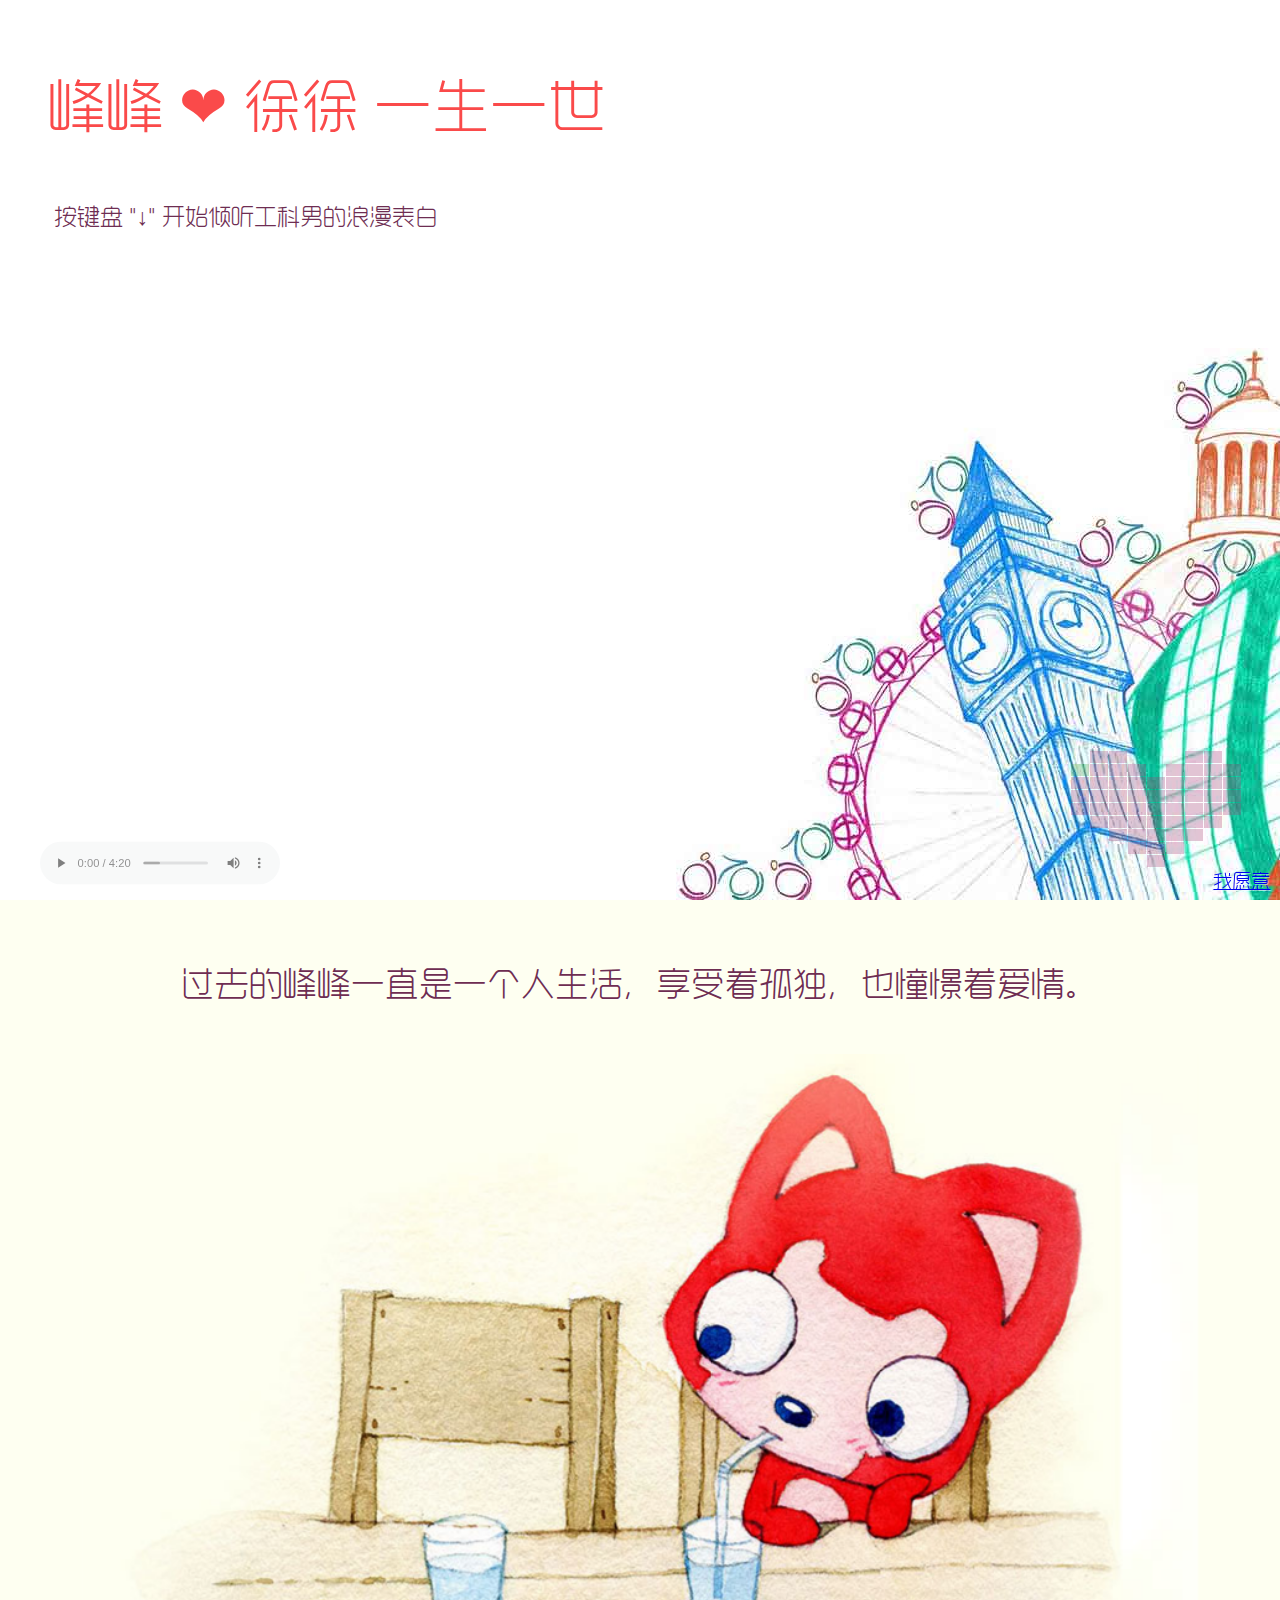
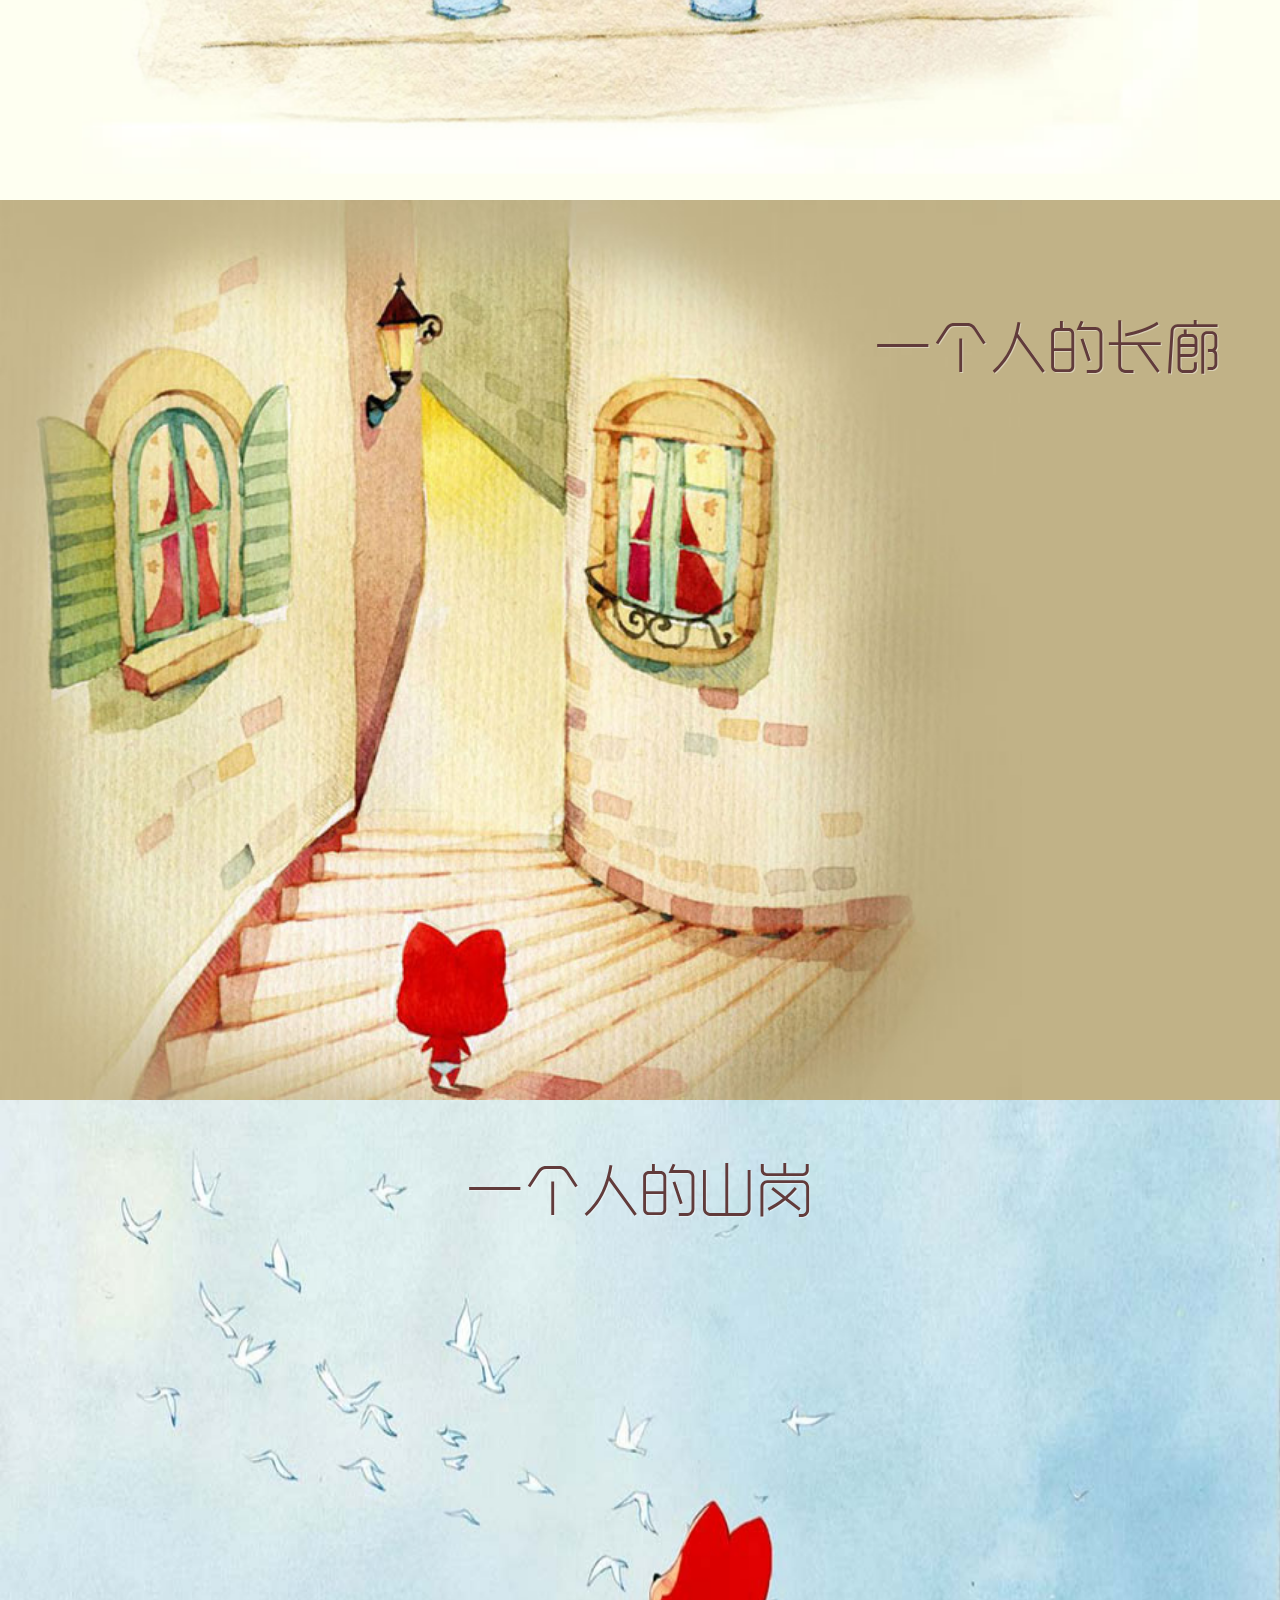
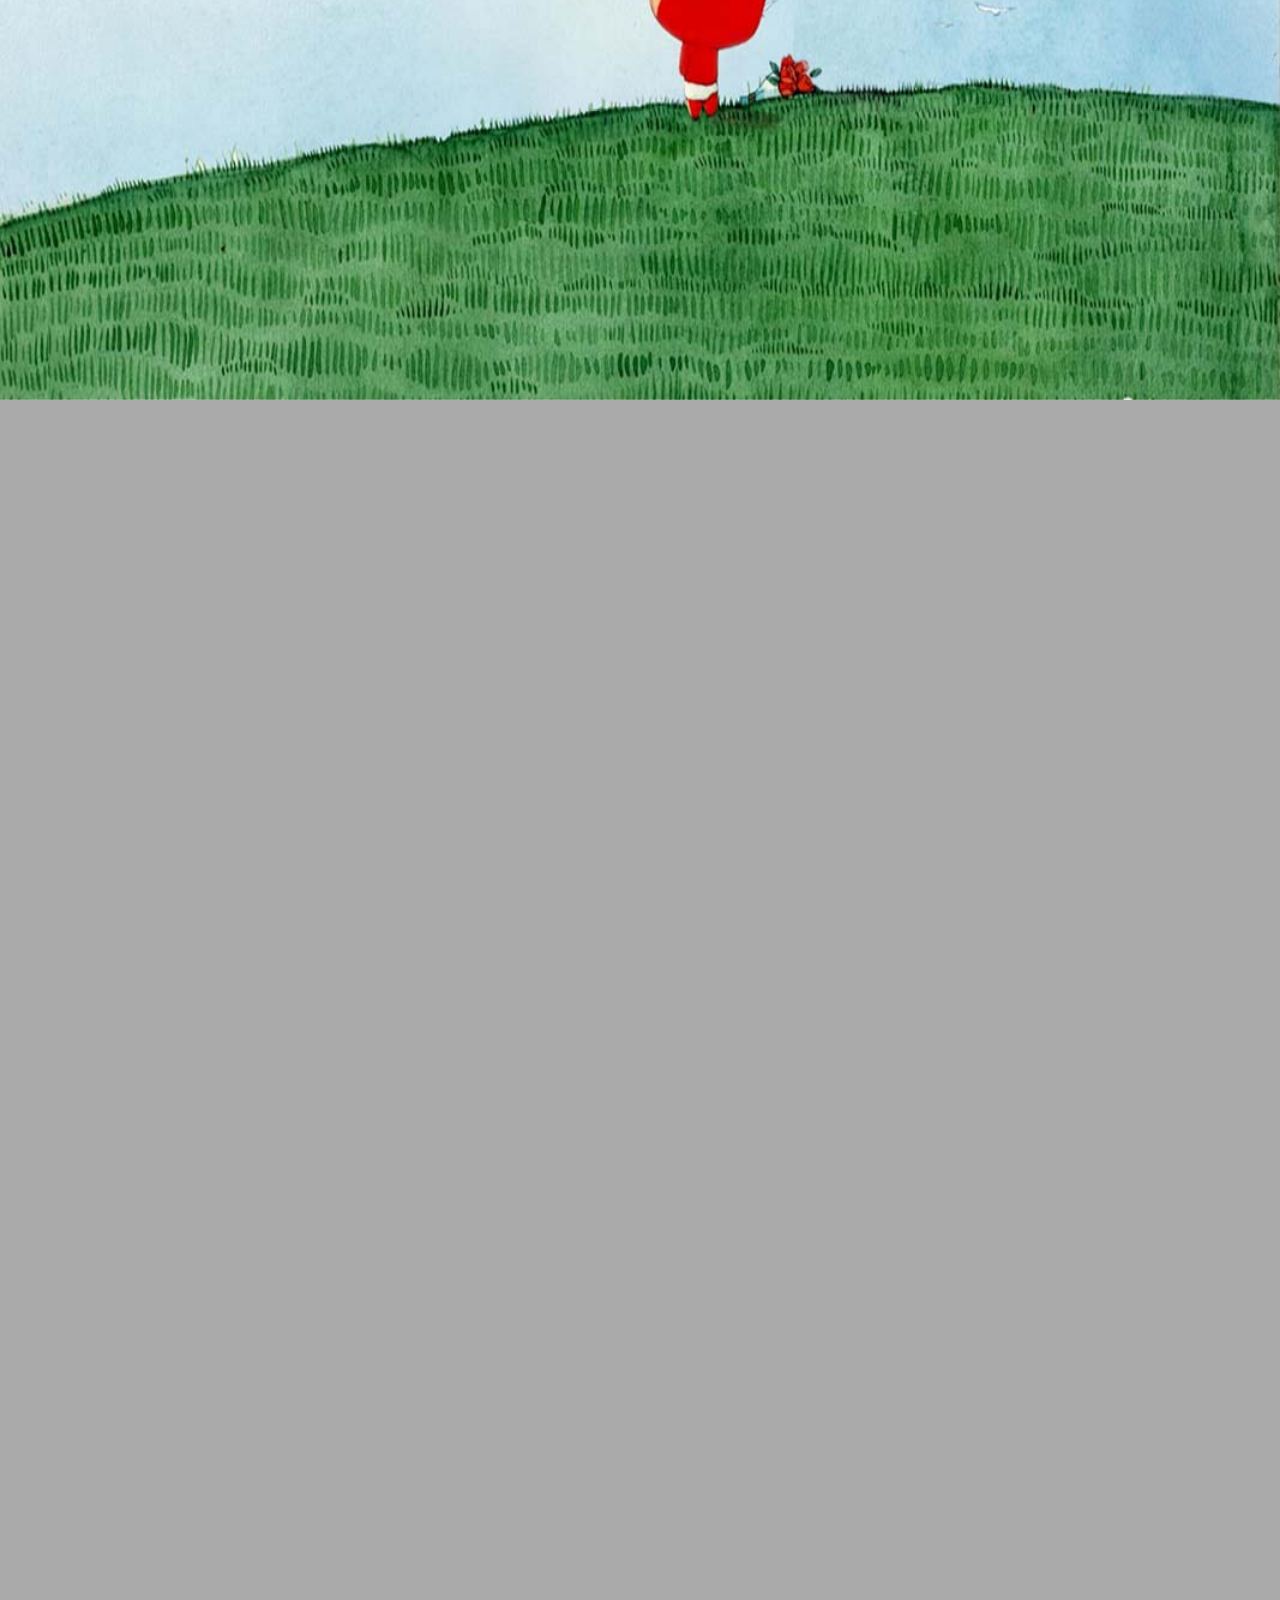
<file: index.htm>
<html>
<!DOCTYPE HTML>
<!--[if IE 6]>
<html id="ie6" class="ie ie6 lt-ie9">
<![endif]-->
<!--[if IE 7]>
<html id="ie7" class="ie ie7 lt-ie9">
<![endif]-->
<!--[if IE 8]>
<html id="ie8" class="ie ie8 lt-ie9">
<![endif]-->
<!--[if gte IE 9]>
<html class="ie ie9">
<![endif]-->
<!--[if !(IE)]><!-->
<html>
<!--<![endif]-->

<head>
	<meta http-equiv='Pragma' content='no-cache' />
	<meta charset="UTF-8">
	<meta name="viewport" content="width=device-width, minimum-scale=1.0, maximum-scale=1.0, user-scalable=no">
	<meta name="author" content="fengfeng">
	<meta name="description" content="这是峰峰为徐徐表白制作的表白网站">
	<title>FF LOVE XX FOREVER</title>
	<link rel="stylesheet" href="all.min.css">
</head>

<body>
	<div class="flowtime">
		<div class="ft-section section-1" data-id="section-1">
			<div id="/section-1/page-1" class="ft-page page-1" data-id="page-1">
				<p class="text1"><span id="text-75" contenteditable="true">峰峰</span> ❤ <span id="text-76"
						contenteditable="true">徐徐</span> <span id="text-77" contenteditable="true">一生一世</span></p>
				<p class="text2">按键盘 "↓" <span id="text-78" contenteditable="true">开始倾听工科男的浪漫表白</span></p>
			</div>
			<div id="/section-1/page-2" class="ft-page page-2" data-id="page-2">
				<p class="top-text" id="text-1" contenteditable="true">过去的峰峰一直是一个人生活，享受着孤独，也憧憬着爱情。</p>
				<img src="img/iali63.jpg" tppabs="img/iali63.jpg" alt="过去的峰峰一直是一个人生活，享受着孤独，也憧憬着爱情。" />
			</div>
			<div id="/section-1/page-3" class="ft-page page-3 left-img" data-id="page-3">
				<h2 class="text" id="text-2" contenteditable="true">一个人的长廊</h2>
				<img src="img/iali35.jpg" tppabs="img/iali35.jpg" alt="一个人的长廊" />
			</div>
			<div id="/section-1/page-4" class="ft-page page-4 full-img" data-id="page-4">
				<h2 class="center-text" id="text-3" contenteditable="true">一个人的山岗</h2>
				<img src="img/iali6.jpg" tppabs="img/iali6.jpg" alt="一个人的山岗" />
			</div>
		</div>
		<div class="ft-section section-2" data-id="section-2">
			<div id="/section-2/page-1" class="ft-page page-5 full-img" data-id="page-1">
				<h2 class="center-text" id="text-4" contenteditable="true">一个人的地铁</h2>
				<img src="img/iali19.jpg" tppabs="img/iali19.jpg" alt="一个人的地铁" />
			</div>
			<div id="/section-2/page-2" class="ft-page page-6" data-id="page-2">
				<h2 class="center-text" id="text-5" contenteditable="true">一个人的游乐场</h2>
				<img src="img/iali29.jpg" tppabs="img/iali29.jpg" alt="一个人的游乐场" />
			</div>
			<div id="/section-2/page-3" class="ft-page page-7" data-id="page-3">
				<h3 id="text-6" contenteditable="true">但他依然乐观，微笑着，等待着</h3>
				<img src="img/iali60.jpg" tppabs="img/iali60.jpg" alt="但他依然乐观，微笑着，等待着" />
			</div>
			<div id="/section-2/page-4" class="ft-page page-8 full-img" data-id="page-4">
				<h3 id="text-7" contenteditable="true">生活难免有风风雨雨</h3>
				<img src="img/iali51.jpg" tppabs="img/iali51.jpg" alt="生活难免有风风雨雨" />
			</div>
			<div id="/section-2/page-5" class="ft-page page-9" data-id="page-5">
				<h3 id="text-8" contenteditable="true">他总是能够轻松的应对</h3>
				<img src="img/iali5.jpg" tppabs="img/iali5.jpg" />
			</div>
			<div id="/section-2/page-6" class="ft-page page-10" data-id="page-6">
				<h3 id="text-9" contenteditable="true">并且面带阳光、自信的笑容</h3>
				<img src="img/iali22.jpg" tppabs="img/iali22.jpg" />
			</div>
		</div>
		<div class="ft-section section-3" data-id="section-3">
			<div id="/section-3/page-1" class="ft-page page-11 full-img" data-id="page-1">
				<h3 id="text-10" contenteditable="true">生活也不会总是一帆风顺</h3>
				<img src="img/iali24.jpg" tppabs="img/iali24.jpg" />
			</div>
			<div id="/section-3/page-2" class="ft-page page-12" data-id="page-2">
				<h3><span id="text-11" contenteditable="true">但他每次都能勇敢的面对</span><br /><span id="text-12"
						contenteditable="true">随时准备接受生活的挑战</span></h3>
				<img src="img/iali25.jpg" tppabs="img/iali25.jpg" />
			</div>
			<div id="/section-3/page-3" class="ft-page page-13" data-id="page-3">
				<img src="img/iali64.jpg" tppabs="img/iali64.jpg" alt='可是峰峰的爱情又在哪里呢？' />
				<h3 id="text-13" contenteditable="true">可是峰峰的爱情又在哪里呢？</h3>
			</div>
			<div id="/section-3/page-4" class="ft-page page-14 left-img" data-id="page-4">
				<h3 id="text-14" contenteditable="true">在镜子里面吗？他不敢相信</h3>
				<img src="img/iali46.jpg" tppabs="img/iali46.jpg" />
			</div>
			<div id="/section-3/page-5" class="ft-page page-15 left-img" data-id="page-5">
				<h3><span id="text-15" contenteditable="true">他去问大树，我的爱情在哪里？</span><br /><span id="text-16"
						contenteditable="true">大树告诉他，也许就在不远的地方</span></h3>
				<img src="img/iali45.jpg" tppabs="img/iali45.jpg" />
			</div>
			<div id="/section-3/page-6" class="ft-page page-16 left-img" data-id="page-6">
				<h3><span id="text-17" contenteditable="true">于是，峰峰一个人继续向前走</span><br /><span id="text-18"
						contenteditable="true">走在茫茫的雪地上</span></h3>
				<img src="img/iali66.jpg" tppabs="img/iali66.jpg" />
			</div>
			<div id="/section-3/page-7" class="ft-page page-17 top-text" data-id="page-7">
				<h3 id="text-19" contenteditable="true">直到有一天峰峰与徐徐相遇了</h3>
				<img src="img/iali16.jpg" tppabs="img/iali16.jpg" />
			</div>
		</div>
		<div class="ft-section section-4" data-id="section-4">
			<div id="/section-4/page-1" class="ft-page page-18 full-img" data-id="page-1">
				<p class="text" id="text-20" contenteditable="true">峰峰喜欢徐徐，非常非常的喜欢，因为徐徐的出现，峰峰脸上有了更加灿烂的笑容</p>
				<img src="img/iali11.jpg" tppabs="img/iali11.jpg" />
			</div>
			<div id="/section-4/page-2" class="ft-page page-19" data-id="page-2">
				<h3 id="text-21" contenteditable="true">可是徐徐会喜欢峰峰吗？</h3>
				<img src="img/iali75.jpg" tppabs="img/iali75.jpg" />
			</div>
			<div id="/section-4/page-3" class="ft-page page-20" data-id="page-3">
				<img src="img/iali59.png" tppabs="img/iali59.png" />
				<h3 id="text-22" contenteditable="true">峰峰想。。。</h3>
				<img src="img/iali9.jpg" tppabs="img/iali9.jpg" />
			</div>
			<div id="/section-4/page-4" class="ft-page page-21" data-id="page-4">
				<h3 id="text-23" contenteditable="true">峰峰想和徐徐在一起</h3>
				<img src="img/iali59.png" tppabs="img/iali59.png" />
			</div>
			<div id="/section-4/page-5" class="ft-page page-22 left-img" data-id="page-5">
				<h3 id="text-24" contenteditable="true">然后峰峰会经常去找徐徐</h3>
				<img src="img/iali4.jpg" tppabs="img/iali4.jpg" />
			</div>
			<div id="/section-4/page-6" class="ft-page page-23 left-img" data-id="page-6">
				<h3 id="text-25" contenteditable="true">然后两个人一起出去玩</h3>
				<img src="img/iali44.jpg" tppabs="img/iali44.jpg" />
			</div>
			<div id="/section-4/page-7" class="ft-page page-29" data-id="page-5">
				<h3 id="text-32" contenteditable="true">一起吃好吃的</h3>
				<img src="img/iali12.jpg" tppabs="img/iali12.jpg" />
			</div>
		</div>
		<div class="ft-section section-5" data-id="section-5">
			<div id="/section-5/page-1" class="ft-page page-18 full-img" data-id="page-1">
				<h3 id="text-35" contenteditable="true">峰峰想要和徐徐永远开心的在一起</h3>
				<img src="img/iali80.jpg" tppabs="img/iali80.jpg" />
			</div>
			<div id="/section-5/page-2" class="ft-page page-24 full-img" data-id="page-2">
				<h3 id="text-36" contenteditable="true">峰峰带着徐徐去海边吹晚风</h3>
				<img src="img/iali79.jpg" tppabs="img/iali79.jpg" />
			</div>
			<div id="/section-4/page-7" class="ft-page page-24 full-img" data-id="page-7">
				<h3 id="text-26" contenteditable="true">晚上峰峰会把徐徐送回家</h3>
				<img src="img/iali32.jpg" tppabs="img/iali32.jpg" />
			</div>
			<div id="/section-5/page-3" class="ft-page page-25 left-img" data-id="page-3">
				<h3><span id="text-27" contenteditable="true">直到很晚</span><br /><span id="text-28"
						contenteditable="true">峰峰再一个人回家</span></h3>
				<img src="img/iali37.jpg" tppabs="img/iali37.jpg" />
			</div>
			<div id="/section-5/page-4" class="ft-page page-26 top-text" data-id="page-4">
				<h3 id="text-29" contenteditable="true">到家后会和徐徐语音通话，然后高兴地进入梦乡，在梦中还会和徐徐在一起</h3>
				<img src="img/iali10.gif" tppabs="img/iali10.gif" />
			</div>
			<div id="/section-5/page-6" class="ft-page page-31" data-id="page-6">
				<h3 id="text-34" contenteditable="true">徐徐喜欢美食，峰峰就拼命的学习</h3>
				<img src="img/iali77.jpg" tppabs="img/iali77.jpg" />
			</div>
			<div id="/section-6/page-7" class="ft-page page-32" data-id="page-7">
				<h3 id="text-35" contenteditable="true">峰峰下厨做美食给徐徐吃</h3>
				<img src="img/iali62.jpg" tppabs="img/iali62.jpg" />
			</div>
		</div>
		<div class="ft-section section-6" data-id="section-6">
			<div id="/section-6/page-1" class="ft-page full-img" data-id="page-1">
				<h3 id="text-35" contenteditable="true">看着徐徐开心的样子峰峰感觉很幸福</h3>
				<img src="img/iali78.jpg" tppabs="img/iali78.jpg" />
			</div>
			<div id="/section-6/page-2" class="ft-page page-33 top-text" data-id="page-2">
				<h3 id="text-36" contenteditable="true">峰峰憧憬着，每天早上，他们吃着自己做的美食</h3>
				<img src="img/iali3.jpg" tppabs="img/iali3.jpg" />
			</div>
			<div id="/section-6/page-3" class="ft-page page-34 left-img" data-id="page-3">
				<h3 id="text-37" contenteditable="true">然后一起高高兴兴的去上班</h3>
			</div>
			<div id="/section-5/page-4" class="ft-page page-30" data-id="page-4">
				<h3 id="text-33" contenteditable="true">晚上回家一起看老头乐</h3>
				<img src="img/iali76.gif" tppabs="img/iali76.gif" />
			</div>
			<div id="/section-6/page-5" class="ft-page page-35" data-id="page-5">
				<h3><span id="text-38" contenteditable="true">峰峰觉得自己是世界上最幸福的人。</span><br /><span id="text-39"
						contenteditable="true">因为自己有了家</span><br /><span id="text-40"
						contenteditable="true">那个有徐徐在的地方</span></h3>
				<img src="img/iali8.jpg" tppabs="img/iali8.jpg" />
			</div>
			<div id="/section-6/page-6" class="ft-page page-36 full-img" data-id="page-6">
				<h3 id="text-41" contenteditable="true">他们可能偶尔也会不愉快</h3>
				<img src="img/iali31.jpg" tppabs="img/iali31.jpg" />
			</div>
			<div id="/section-6/page-7" class="ft-page page-37 left-img" data-id="page-7">
				<h3 id="text-42" contenteditable="true">想到会失去徐徐，峰峰心如刀割</h3>
				<img src="img/iali49.jpg" tppabs="img/iali49.jpg" />
			</div>
		</div>
		<div class="ft-section section-7" data-id="section-7">
			<div id="/section-7/page-1" class="ft-page page-39 left-img" data-id="page-1">
				<h3 id="text-44" contenteditable="true">如果没有徐徐在身边，窗外就没有风景</h3>
				<img src="img/iali2.jpg" tppabs="img/iali2.jpg" />
			</div>
			<div id="/section-7/page-2" class="ft-page page-40" data-id="page-2">
				<h3 id="text-45" contenteditable="true">如果没有徐徐在身后</h3>
				<img src="img/iali14.jpg" tppabs="img/iali14.jpg" />
			</div>
			<div id="/section-7/page-3" class="ft-page page-41" data-id="page-3">
				<img src="img/iali30_1.jpg" tppabs="img/iali30_1.jpg" class='img1' />
				<img src="img/iali30_2.jpg" tppabs="img/iali30_2.jpg" class='img2' />
				<h3 id="text-46" contenteditable="true"> 峰峰又怎会飞的更高更远</h3>
			</div>
			<div id="/section-7/page-4" class="ft-page page-42" data-id="page-4">
				<h3><span id="text-47" contenteditable="true">峰峰不想这样。他要为徐徐改变自己</span><br /><span id="text-48"
						contenteditable="true">峰峰会满足她的一切。</span></h3>
				<img src="img/iali69.jpg" tppabs="img/iali69.jpg" />
			</div>
			<div id="/section-7/page-5" class="ft-page page-43" data-id="page-5">
				<img src="img/iali42.jpg" tppabs="img/iali42.jpg" />
				<h3 id="text-49" contenteditable="true">我愿意一直陪伴着你</h3>
			</div>
			<div id="/section-7/page-6" class="ft-page page-44 left-img" data-id="page-6">
				<h3><span id="text-50" contenteditable="true">爱情就像花草一样</span><br /><span id="text-51"
						contenteditable="true">需要用包容来浇灌</span></h3>
				<img src="img/iali0.jpg" tppabs="img/iali0.jpg" />
			</div>
			<div id="/section-7/page-7" class="ft-page page-45 left-img" data-id="page-7">
				<h3><span id="text-52" contenteditable="true">峰峰不想让自己后悔</span><br /><span id="text-53"
						contenteditable="true">峰峰开始准备一份惊喜</span></h3>
				<img src="img/iali18.jpg" tppabs="img/iali18.jpg" />
			</div>
		</div>
		<div class="ft-section section-8" data-id="section-8">
			<div id="/section-8/page-1" class="ft-page page-46" data-id="page-1">
				<img src="img/iali57.gif" tppabs="img/iali57.gif" />
				<h3>
					<span id="text-54" contenteditable="true">看着惊喜一点点准备好了</span>
					<span id="text-55" contenteditable="true">峰峰好开心</span>
					<span id="text-56" contenteditable="true">因为他想象着徐徐看到时</span>
					<span id="text-57" contenteditable="true">开心的样子</span>
				</h3>
			</div>
			<div id="/section-8/page-2" class="ft-page page-47 top-text" data-id="page-2">
				<img src="img/iali58.jpg" tppabs="img/iali58.jpg" />
				<h3>
					<span id="text-58" contenteditable="true">想想未来他们或许</span>
					<span id="text-59" contenteditable="true">会有一辈子</span>
					<span id="text-59" contenteditable="true">峰峰好开心</span>
					<span id="text-60" contenteditable="true">或许他可以和徐徐一起</span>
					<span id="text-61" contenteditable="true">去全世界好多地方玩</span>
				</h3>

			</div>
			<div id="/section-8/page-3" class="ft-page page-48 left-img" data-id="page-3">
				<p><span id="text-62" contenteditable="true">峰峰也会继续努力</span><br /><span id="text-63"
						contenteditable="true">为了他和徐徐的梦之城堡</span></p>
				<img src="img/iali65.jpg" tppabs="img/iali65.jpg" />
			</div>
			<div id="/section-8/page-4" class="ft-page page-49 full-img" data-id="page-4">
				<p class='text'>
					<span class='text-62' id="text-64" contenteditable="true">峰峰很幸福，因为他遇到了徐徐。他相信后面的每天都会是快乐的</span><br />
					<span class='text-62' id="text-65" contenteditable="true">简简单单，体会与徐徐在一起的每一个刻</span>
				</p>
				<img src="img/iali71.jpg" tppabs="img/iali71.jpg" />
			</div>
			<div id="/section-8/page-5" class="ft-page page-50" data-id="page-5">
				<p class='text'>
					<span class='text-66' id="text-64" contenteditable="true">峰峰想和徐徐一起过幸福的生活</span><br />
					<span class='text-66' id="text-90" contenteditable="true">永远幸福的快乐下去</span><br />
					<span class='text-66' id="text-91" contenteditable="true">时光不老我们不散</span>
				</p>
				<img src="img/iali50_1.jpg" tppabs="img/iali50_1.jpg" class='img1' />
				<img src="img/iali50_2.jpg" tppabs="img/iali50_2.jpg" class='img2' />
			</div>
			<div id="/section-8/page-6" class="ft-page page-51" data-id="page-6">
				<p>
					<span id="text-67" contenteditable="true">永远有多远？</span><br />
					<span id="text-68" contenteditable="true">比时间多一秒就是永远，我会永远爱你</span><br />
					<span id="text-69" contenteditable="true">世界有多大？</span><br />
					<span id="text-70" contenteditable="true">你走到哪里，世界就有多大</span>
				</p>
			</div>
		</div>
		<div class="ft-section section-9" data-id="section-9">
			<div id="/section-9/page-1" class="ft-page page-52 full-img" data-id="page-1">
				<h3 class="center-text" id="text-9">
					<span id="text-9-1" contenteditable="true">执子之手，与子偕老</span><br />
					<span id="text-9-2" contenteditable="true">往后余生，必不负卿</span>
				</h3>
				<img src="img/iali20.jpg" tppabs="img/iali20.jpg" />
			</div>
			<div id="/section-9/page-2" class="ft-page page-53" data-id="page-2">
				<img src="img/iali68.jpg" tppabs="img/iali68.jpg" />
				<h3 id="text-72" contenteditable="true">我爱你，做我女朋友吧。</h3>
			</div>
			<div id="/section-9/page-3" class="ft-page page-54 full-img" data-id="page-3">
				<h3 id="text-92" contenteditable="true">I love you</h3>
				<img src="img/iali92.jpg" tppabs="img/iali92.jpg" />
			</div>
			<div id="/section-9/page-4" class="ft-page page-55 right-img" data-id="page-4">
				<img src="img/14915.jpg" tppabs="img/14915.jpg" />
				<p class="text">
					<span id="text-73" contenteditable="true">我相信，峰峰和徐徐的故事会一直继续下去。</span><br />
					<span id="text-74" contenteditable="true">无论精彩、平淡都会是他们喜欢的。</span><br />
					<span id="text-74" contenteditable="true">从此两人携手，两颗心紧紧连在一起。</span><br />
					<br />
					<br />
					<span> -- 按“Esc"键有惊喜</span>
				</p>
			</div>
		</div>
	</div>

	<!-- <audio id="bgmMusic" src="lovebgm.mp3" autoplay="autoplay" loop preload="auto" type="audio/mp3"></audio> -->


	<script src="jquery.min.js"></script>
	<script src="all.min.js"></script>
	<script src="love.min.js"></script>
	<!-- <div class="mPower"><span id="on" title="点击暂停" style=""></span><span id="off" title="点击播放"  style=""></span></div> -->
	<div style="position: fixed;bottom: 0.5rem;left: 0.5rem;z-index: 999;">
		<audio controls autoplay loop style=" opacity: 0.5;transform: scale(0.8);">
			<source src="lovebgm.mp3" type="audio/mpeg">
			Your browser does not support the audio element.
		</audio>
	</div>
	<div class="ok">
		<a href="love.htm" class="button">我愿意</a>
	</div>
</body>

</html>
</file>
<file: all.min.css>
html,body,div,span,applet,object,iframe,h1,h2,h3,h4,h5,h6,p,blockquote,pre,a,abbr,acronym,address,big,cite,code,del,dfn,em,img,ins,kbd,q,s,samp,small,strike,strong,sub,sup,tt,var,b,u,i,center,dl,dt,dd,ol,ul,li,fieldset,form,label,legend,table,caption,tbody,tfoot,thead,tr,th,td,article,aside,canvas,details,embed,figure,figcaption,footer,header,hgroup,menu,nav,output,ruby,section,summary,time,mark,audio,video {
	margin:0;
	padding:0;
	border:0;
	font-size:100%;
	font:inherit;
	vertical-align:baseline
}
article,aside,details,figcaption,figure,footer,header,hgroup,menu,nav,section {
	display:block
}
body {
	line-height:1
}
strong,b {
	font-weight:bold
}
ol,ul {
	list-style:none
}
blockquote,q {
	quotes:none
}
blockquote:before,blockquote:after,q:before,q:after {
	content:'';
	content:none
}
table {
	border-collapse:collapse;
	border-spacing:0
}
html,body {
	width:100%;
	height:100%;
	-webkit-text-size-adjust:none
}
body {
	white-space:nowrap
}
.nojavascript {
	position:fixed;
	top:0;
	width:100%;
	text-align:center;
	font-size:3em;
}
.flowtime {
	font-size:0;
	width:100%;
	height:100%;
	-o-transform-origin:0 0;
	-ms-transform-origin:0 0;
	-moz-transform-origin:0 0;
	-webkit-transform-origin:0 0;
	transform-origin:0 0;
	-o-transform:translateZ(0);
	-ms-transform:translateZ(0);
	-moz-transform:translateZ(0);
	-webkit-transform:translateZ(0);
	transform:translateZ(0);
	-o-backface-visibility:hidden;
	-ms-backface-visibility:hidden;
	-moz-backface-visibility:hidden;
	-webkit-backface-visibility:hidden;
	backface-visibility:hidden;
	-o-transition:-o-transform .5s cubic-bezier(.77,.10,.22,1);
	-moz-transition:-moz-transform .5s cubic-bezier(.77,.10,.22,1);
	-webkit-transition:-webkit-transform .5s cubic-bezier(.77,.10,.22,1);
	transition:transform .5s cubic-bezier(.77,.10,.22,1)
}
.flowtime.no-transition {
	-o-transition:-o-transform 0s;
	-moz-transition:-moz-transform 0s;
	-webkit-transition:-webkit-transform 0s;
	transition:transform 0s
}
.ft-section {
	width:100%;
	height:100%;
	position:relative;
	-o-transform:translateZ(0);
	-ms-transform:translateZ(0);
	-moz-transform:translateZ(0);
	-webkit-transform:translateZ(0);
	transform:translateZ(0)
}
.ft-section,.ft-section-thumb {
	font-size:16px;
	font-size:1rem;
	white-space:normal;
	display:inline-block;
	vertical-align:top
}
.ft-page {
	-moz-box-sizing:border-box;
	-webkit-box-sizing:border-box;
	box-sizing:border-box;
	width:100%;
	height:100%;
	position:relative;
	z-index:auto;
	-o-transform:translateZ(0);
	-ms-transform:translateZ(0);
	-moz-transform:translateZ(0);
	-webkit-transform:translateZ(0);
	transform:translateZ(0)
}
.ft-page.actual {
	z-index:100
}
.ft-overview .ft-page {
	cursor:pointer;
	-o-transition:all .5s cubic-bezier(.77,.10,.22,1);
	-moz-transition:all .5s cubic-bezier(.77,.10,.22,1);
	-webkit-transition:all .5s cubic-bezier(.77,.10,.22,1);
	transition:all .5s cubic-bezier(.77,.10,.22,1);
	-o-transform:scale(0.95);
	-ms-transform:scale(0.95);
	-moz-transform:scale(0.95);
	-webkit-transform:scale(0.95);
	transform:scale(0.95);
	-o-transform-origin:50% 50%;
	-ms-transform-origin:50% 50%;
	-moz-transform-origin:50% 50%;
	-webkit-transform-origin:50% 50%;
	transform-origin:50% 50%
}
.ft-overview .ft-page * {
	pointer-events:none
}
.ft-absolute-nav {
	overflow:hidden
}
.ft-absolute-nav .flowtime {
	position:absolute
}
.ft-fragment {
	opacity:0;
	-o-transition:all .3s cubic-bezier(.77,.10,.22,1);
	-moz-transition:all .3s cubic-bezier(.77,.10,.22,1);
	-webkit-transition:all .3s cubic-bezier(.77,.10,.22,1);
	transition:all .3s cubic-bezier(.77,.10,.22,1);
	-o-transform:translateZ(0);
	-ms-transform:translateZ(0);
	-moz-transform:translateZ(0);
	-webkit-transform:translateZ(0);
	transform:translateZ(0)
}
.ft-fragment.revealed.step {
	opacity:.3
}
.ft-fragment.revealed.shy {
	opacity:0
}
.ft-fragment.revealed,.ft-fragment.revealed-temp,.ft-fragment.revealed.actual {
	opacity:1
}
.ft-default-progress {
	position:fixed;
	bottom:16px;
	bottom:1rem;
	right:16px;
	right:1rem;
	z-index:1000;
	opacity:.3;
	-o-transition:all .5s cubic-bezier(.77,.10,.22,1);
	-moz-transition:all .5s cubic-bezier(.77,.10,.22,1);
	-webkit-transition:all .5s cubic-bezier(.77,.10,.22,1);
	transition:all .5s cubic-bezier(.77,.10,.22,1)
}
.ft-default-progress:hover {
	opacity:1
}
.ft-overview .ft-default-progress {
	opacity:0;
	pointer-events:none
}
.ft-page-thumb {
	-moz-box-sizing:border-box;
	-webkit-box-sizing:border-box;
	box-sizing:border-box;
	width:18px;
	height:12px;
	margin-right:1px;
	margin-bottom:1px;
	background-color:rgba(0,0,0,0.7);
	cursor:pointer;
	-o-transition:all .3s cubic-bezier(.77,.10,.22,1);
	-moz-transition:all .3s cubic-bezier(.77,.10,.22,1);
	-webkit-transition:all .3s cubic-bezier(.77,.10,.22,1);
	transition:all .3s cubic-bezier(.77,.10,.22,1)
}
.ft-page-thumb:hover {
	background-color:rgba(255,255,255,0.7)
}
.ft-page-thumb.actual {
	background-color:rgba(255,255,255,0.5);
	border:1px solid #fff
}
img {
	-o-transform:translate3d(0,0,0);
	-ms-transform:translate3d(0,0,0);
	-moz-transform:translate3d(0,0,0);
	-webkit-transform:translate3d(0,0,0);
	transform:translate3d(0,0,0);
	-o-backface-visibility:hidden;
	-ms-backface-visibility:hidden;
	-moz-backface-visibility:hidden;
	-webkit-backface-visibility:hidden;
	backface-visibility:hidden
}
.parallax {
	position:relative;
	-o-transition:all .5s cubic-bezier(.50,.10,.50,1);
	-moz-transition:all .5s cubic-bezier(.50,.10,.50,1);
	-webkit-transition:all .5s cubic-bezier(.50,.10,.50,1);
	transition:all .5s cubic-bezier(.50,.10,.50,1)
}
.ft-overview .parallax {
	-o-transform:translate3d(0,0,0)!important;
	-ms-transform:translate3d(0,0,0)!important;
	-moz-transform:translate3d(0,0,0)!important;
	-webkit-transform:translate3d(0,0,0)!important;
	transform:translate3d(0,0,0)!important
}
@font-face {
	font-family:'RuiHeiXiTi';
	src:url('fonts/RuiHeiXiTi.otf') format('truetype');
	font-weight:bold;
	font-style:normal
}
html {
	font-size:100%;
	line-height:1.5rem;
	background-color:#aaa;
	color:#6e2d52;
	text-shadow:1px 1px 0 rgba(255,255,255,0.4)
}
body,button {
	font-family:"RuiHeiXiTi",sans-serif
}
.navigation,.credits,.switches {
	display:none
}
.ft-page {
	padding:1em;
	background-color:#fed1ea;
	text-align:center
}
.flowtime h1,.flowtime h2,.flowtime h3,.flowtime h4,.flowtime h5,.flowtime h6,.flowtime p,.flowtime ul,.flowtime ol,.flowtime dl,.flowtime li,.flowtime dt,.flowtime dd {
	display:block;
	-o-transition:all .3s cubic-bezier(.77,.10,.22,1);
	-moz-transition:all .3s cubic-bezier(.77,.10,.22,1);
	-webkit-transition:all .3s cubic-bezier(.77,.10,.22,1);
	transition:all .3s cubic-bezier(.77,.10,.22,1)
}
.flowtime h1,.flowtime h2,.flowtime h3,.flowtime h4,.flowtime h5,.flowtime h6 {
	font-weight:bold;
	color:#613b3b;
	padding-top:1em
}
.flowtime h1 {
	font-size:4rem;
	line-height:4.3rem
}
.flowtime h2 {
	font-size:3rem;
	line-height:3.3rem
}
.flowtime h3 {
	font-size:2.5rem;
	line-height:3rem
}
.flowtime h4,.flowtime h5,.flowtime h6 {
	font-size:1.75rem;
	line-height:2rem
}
.flowtime p {
	font-size:1.75rem;
	line-height:2rem;
	margin:2rem 0
}
.flowtime ul,.flowtime ol,.flowtime dl {
	font-size:1.75rem;
	line-height:2rem;
	margin:2rem 0
}
.flowtime ul,.flowtime ol,.flowtime dl {
	margin:0 2rem
}
.flowtime li,.flowtime dd {
	line-height:1.75rem;
	margin-bottom:1rem;
	position:relative
}
.flowtime dt {
	position:relative
}
.flowtime ul li:before,.flowtime dl dt:before {
	content:"\2022";
	text-align:right;
	color:#fd0;
	margin-right:.5rem;
	display:inline-block;
	position:absolute;
	left:-1rem
}
.flowtime ol {
	counter-reset:list
}
.flowtime ol li:before {
	content:counter(list) ".";
	counter-increment:list;
	font-size:.75em;
	color:#fd0;
	margin-right:.5rem;
	display:inline-block;
	position:relative;
	top:-0.075em
}
.flowtime dl dd {
	font-size:.8em;
	margin-left:1rem
}
.flowtime small {
	font-size:.6em;
	vertical-align:middle
}
.flowtime pre,.flowtime code {
	font-family:monospace;
	margin:1rem 0
}
.flowtime strong {
	font-weight:bold;
	color:#fd0;
	text-shadow:1px 2px 0 #000,1px -1px 0 rgba(0,0,0,0.3),-1px -1px 0 rgba(0,0,0,0.3),-1px 1px 0 rgba(0,0,0,0.3)
}
.flowtime q {
	quotes:"“" "”"
}
.flowtime q:before {
	content:open-quote
}
.flowtime q:after {
	content:close-quote
}
.flowtime blockquote {
	font-size:1.5rem;
	margin:1.5rem 2rem;
	padding:1rem;
	background-color:rgba(0,0,0,0.3);
	border-left:.5rem solid rgba(255,255,255,0.5);
	border-radius:.5rem
}
.flowtime q,.flowtime cite,.flowtime blockquote {
	font-style:italic
}
.flowtime .small {
	font-size:.6em
}
.flowtime .attention {
	color:red;
	text-shadow:1px 2px 0 #000,1px -1px 0 rgba(0,0,0,0.3),-1px -1px 0 rgba(0,0,0,0.3),-1px 1px 0 rgba(0,0,0,0.3)
}
.flowtime sup {
	font-size:.7em;
	position:relative;
	top:-0.5em
}
.flowtime a,.flowtime a:link,.flowtime a:visited,.flowtime a:active,.flowtime a:focus {
	color:#666;
	text-decoration:none
}
.flowtime a:hover {
	color:#666;
	text-decoration:underline
}
.flowtime a:hover img,.flowtime a:active img,.flowtime a:focus img {
	-webkit-box-shadow:1px 2px 10px 5px rgba(0,0,0,0.5);
	box-shadow:1px 2px 10px 5px rgba(0,0,0,0.5)
}
.flowtime .stack {
	width:100%;
	height:100%;
	margin:1rem 0;
	position:relative
}
.flowtime .stacked {
	width:100%;
	position:absolute;
	top:0;
	left:0
}
.flowtime img {
	max-width:100%;
	max-height:100%;
	display:block;
	margin:0 auto
}
.flowtime .stack-center {
	text-align:center;
	white-space:nowrap;
	position:absolute;
	top:2rem;
	right:2rem;
	bottom:2rem;
	left:2rem
}
.flowtime .stack-center:before {
	content:"";
	height:100%;
	display:inline-block;
	vertical-align:middle
}
.flowtime .stack-center .stacked-center {
	white-space:normal;
	max-width:100%;
	max-height:100%;
	display:inline-block;
	vertical-align:middle
}
@media screen and (min-height:41em) and (min-width:80em) {
	html {
	font-size:120%
}
}@media screen and (min-height:50em) and (min-width:90em) {
	html {
	font-size:140%
}
}@media screen and (max-device-height:578px) {
	html {
	font-size:50%
}
}.parallax-demo {
	overflow:hidden
}
.parallax-demo .kingmix {
	position:absolute;
	left:20%;
	bottom:-10%;
	z-index:50
}
.parallax-demo .sax {
	position:absolute;
	left:6%;
	bottom:-18%;
	z-index:40
}
.parallax-demo .tone {
	position:absolute;
	left:49%;
	bottom:-32%;
	z-index:30
}
.ft-overview .section-1 {
	margin-top:0
}
.ft-overview .section-2 {
	margin-top:-40%
}
.ft-overview .section-3 {
	margin-top:-40%
}
.ft-overview .section-4 {
	margin-top:0
}
.ft-overview .section-5 {
	margin-top:60%
}
.ft-overview .section-6 {
	margin-top:0
}
.ft-overview .section-7 {
	margin-top:-40%
}
.ft-overview .section-8 {
	margin-top:-40%
}
.ft-overview .section-9 {
	margin-top:0
}
.ft-page-thumb {
	background-color:#a54479
}
.ft-page-thumb.actual {
	background-color:#44a54a;
	border:0
}
.ft-default-progress {
	bottom:3rem;
	right:2rem
}
.thumb-section-0 {
	position:relative;
	top:13px
}
.thumb-section-3 {
	position:relative;
	top:13px
}
.thumb-section-4 {
	position:relative;
	top:26px
}
.thumb-section-5 {
	position:relative;
	top:13px
}
.thumb-section-8 {
	position:relative;
	top:13px
}
.thumb-section-8 {
	position:relative;
	top:13px
}
.left-img {
	padding:0;
	text-align:left
}
.left-img img {
	position:absolute;
	left:0;
	top:0;
	height:100%;
	z-index:1
}
.left-img p,.left-img h3,.left-img .text {
	position:absolute;
	top:1em;
	right:1em;
	z-index:2;
	text-align:right
}
.full-img {
	padding:0
}
.full-img img {
	width:100%;
	height:100%
}
.full-img h3,.full-img .text,.full-img .center-text {
	position:absolute;
	width:100%;
	text-align:center;
	z-index:2
}
.right-img {
	padding:0;
	text-align:left
}
.right-img img,.right-img .text {
	position:absolute
}
.right-img img {
	margin:0;
	height:100%;
	right:0;
	top:0;
	z-index:1
}
.right-img .text {
	left:0;
	top:0;
	z-index:2;
	padding:2em
}
.center-img {
	width:100%;
	height:100%;
	background-position:center center;
	background-repeat:no-repeat
}
.top-text {
	padding:0
}
.bottom-text h3 {
	height:10%;
	padding-bottom:10%
}
.bottom-text img {
	height:80%
}
.page-1 {
	background:#fff url(img/iali53.jpg) bottom right no-repeat;
	text-align:left
}
.page-1 p {
	font-size:1em
}
.page-1 img {
	margin:1em auto 0 1em
}
.page-1 .text1 {
	font-size:3em;
	color:#FA4A4A;
	line-height:2em;
	margin:0.5em 0 0 0.5em
}
.page-1 .text2 {
	font-size:1.2em;
	margin:1.5em 0 0 1.5em
}
.flowtime .page-1 a {
	color:#6e2626
}
.page-1 input {
	font-size:0.6em;
	padding:6px 8px;
	width:8rem;
	text-align:center;
	border:1px solid #ccc;
	vertical-align:6px;
}
.page-2 {
	background-color:#fefff1;
	padding:0;
	text-align:center
}
.page-2 p {
	height:10%;
	padding-top:5%;
	margin:0
}
.page-2 img {
	height:80%
}
.page-3 {
	background-color:#c1b287
}
.page-6 {
	background-color:#ecfafb;
	padding:0
}
.page-6 img {
	position:absolute;
	bottom:0;
	left:0;
	max-width:70%
}
.page-6 h3 {
	position:absolute;
	right:10%;
	top:45%;
	color:#bc195b
}
.page-7 {
	background-color:#e6fbec
}
.page-7 img {
	max-height:100%;
	margin:0 auto
}
.page-7 h3 {
	position:absolute;
	top:1em;
	left:50%;
	padding:0;
	margin-top:0;
	margin-left:-240px;
	z-index:1
}
.page-8 {
	background:#66cbff
}
.page-8 h3 {
	color:#eef;
	position:absolute;
	top:1em;
	left:50%;
	margin-left:-40%;
	padding:0;
	margin-top:0;
	width:10em;
	text-align:left
}
.page-8 h3 span {
	display:inline-block;
	width:1em;
	vertical-align:top
}
.page-9 {
	background-color:#c9f4fb
}
.page-9 img {
	margin-top:3em
}
.page-10 {
	background:url(img/iali22_bg.jpg)
}
.page-12 {
	background-color:#aff1ff;
	padding:0
}
.page-12 img {
	position:absolute;
	bottom:1em;
	left:1em;
	z-index:2;
	height:40%
}
.page-12 h3 {
	margin-left:1em;
	margin-right:1em
}
.page-13 {
	background-color:#feeff4;
	padding:0
}
.page-13 img {
	height:80%
}
.page-13 he {
	height:20%
}
.page-14 {
	background-color:#fbf7d1
}
.page-15 {
	background:#dcf2fa url(img/iali45_bg.jpg)
}
.page-16 {
	background-color:#7db6df
}
.page-17 {
	background-color:#e5f0f2
}
.page-19 {
	background-image:url(img/iali75_bg.jpg)
}
.page-19 h3 {
	margin-bottom:2em
}
.page-18 .text {
	margin-left:1em;
	margin-right:1em
}
.page-20 {
	background-color:#fcd0ca;
	padding:0
}
.page-20 img {
	position:absolute;
	bottom:0;
	left:4em
}
.page-21 {
	background:#fbf2a3 url(img/iali59_bg.jpg)
}
.page-22 {
	background-color:#f5d484
}
.page-23 {
	background-color:#fff
}
.page-25 {
	background-color:#fcc1b1
}
.page-26 {
	background-color:#fdeacf
}
.page-27 {
	background-color:#ffc8c5;
	padding:0
}
.page-27 h3 {
	position:absolute;
	z-index:2;
	width:100%;
	text-align:center
}
.page-28 {
	background:#b7e7f3 url(img/iali40_bg.jpg) bottom repeat-x;
	padding:0
}
.page-28 img {
	position:absolute;
	bottom:0;
	left:3em
}
.page-28 h3 {
	position:absolute;
	right:1em;
	bottom:360px;
	text-align:right;
	color:#127184
}
.page-29 {
	background:#0d85d1;
	padding:0
}
.page-29 h3 {
	position:absolute;
	z-index:2;
	width:100%;
	text-align:center;
	color:#eef
}
.page-30 {
	background:#fff url(img/iali76_bg.png) center bottom repeat-x;
	padding:0;
	padding:0
}
.page-30 img {
	position:absolute;
	bottom:0;
	left:0
}
.page-31 {
	background-color:#fbf5e9
}
.page-32 {
	background-color:#faf2e5
}
.page-33 {
	background-color:#fef0d5;
	padding:0
}
.page-33 h3 {
	font-size:1.8em;
	color:#a58545
}
.page-34 {
	background:#94c2e3 url(img/iali57.jpg) left bottom no-repeat
}
.page-34 h3 {
	color:#fff
}
.page-35 {
	background:#fff url(img/iali8_bg.png) left bottom repeat-x;
	padding:0
}
.page-35 img {
	position:absolute;
	bottom:0;
	left:0;
	z-index:1
}
.page-35 h3 {
	position:absolute;
	right:10%;
	top:5%;
	color:green;
	z-index:2;
	font-size:2em
}
.page-36 h3 {
	text-align:right;
	right:1.5em;
	color:#eee
}
.page-37 {
	background-color:#fff
}
.page-38 {
	background-color:#fff8f2
}
.page-39 {
	background:#e8ccc1 url(img/iali2_bg.jpg) repeat
}
.page-40 {
	background-color:#cde7f4
}
.page-40 img {
	position:absolute;
	bottom:1em;
	left:1em;
	z-index:1
}
.page-40 h3 {
	position:absolute;
	top:1em;
	right:1em;
	z-index:2
}
.page-41 {
	background-color:#5aaadc;
	padding:0
}
.page-41 .img2,.page-41 .img1 {
	position:absolute
}
.page-41 .img1 {
	left:1em;
	bottom:1em
}
.page-41 .img2 {
	right:1em;
	top:1em
}
.page-41 h3 {
	padding:0;
	position:absolute;
	top:35%;
	width:100%;
	text-align:center
}
.page-42 {
	background-color:#c1c567
}
.page-42 img {
	position:absolute;
	bottom:2em;
	left:1em
}
.page-42 h3 {
	font-size:2em
}
.page-43 {
	background-color:#6b79ad
}
.page-43 img {
	max-height:80%
}
.page-43 h2 {
	color:#fff
}
.page-44 {
	background-color:#f3e7ab
}
.page-45 {
	background-color:#b1dceb
}
.page-46 {
	background:#66cbff
}
.page-46 h3 {
	position:absolute;
	top:1em;
	left:50%;
	margin-left:-40%;
	padding:0;
	margin-top:0;
	width:10em;
	text-align:left
}
.page-46 h3 span {
	display:inline-block;
	width:1em;
	vertical-align:top
}
.page-47 {
	background-color:#fdcbca
}
.page-47 h3 {
	position:absolute;
	top:1em;
	left:50%;
	margin-left:-40%;
	padding:0;
	margin-top:0;
	width:10em;
	text-align:left
}
.page-47 h3 span {
	display:inline-block;
	width:1em;
	vertical-align:top
}
.page-48 {
	background-color:#e3e2e7
}
.page-49 {
	background-color:#fce6b6;
	text-align:left
}
.page-49 img {
	margin:0
}
.page-50 {
	background-color:#aae1f6;
	padding:0
}
.page-50 .img1 {
	position:absolute;
	right:0;
	top:0
}
.page-50 .img2 {
	position:absolute;
	left:1em;
	bottom:1em
}
.page-50 p {
	position:absolute;
	top:1em;
	left:1em;
	width:50%;
	margin:0;
	z-index:3;
	font-size:1.5em
}
.page-51 {
	background-image:url(img/iali52.jpg);
	background-size:cover;
	background-color:#fff;
	text-align:left
}
.page-52 {
	background-color:#fff2fb;
	padding:0
}
.page-52 h3 {
	margin:0;
	padding-top:.8em;
	font-size:1.6em;
	color:#4e0f3d
}
.page-53 {
	background-color:#febebe
}
.page-54 {
	background:#d3d2d0 url(img/iali92.jpg) repeat
}
.page-54 .center-img {
	background-image:url(img/319280.jpg);
	text-indent:-99999px
}
.page-54 h3 {
	line-height:1rem;
	font-size:4em;
	padding-top:5em
}
.page-55 {
	background-color:#fff
}
.write-tip {
	position:fixed;
	display:block;
	color:#333;
	font-size:16px;
	bottom:0.2em;
	left:33%;
	padding:3px;
	z-index:999;
	background-color:#fff;
	border:1px solid #D3D3D3;
	border-radius:4px
}
.write-tip img {
	vertical-align:-2px;
	margin-left:5px;
	cursor:pointer
}
.write-tip button {
	color:#fff;
	font-size:15px;
	display:inline-block;
	background-color:#428bca;
	padding:6px 12px;
	margin-left:5px;
	vertical-align:1px;
	border:1px solid #357ebd;
	border-radius:4px;
	outline:none;
	cursor:pointer
}
.write-tip button:hover {
	background-color:#3276b1;
	border-color:#285e8e
}
.write-tip button:active {
	box-shadow:inset 0 3px 5px rgba(0,0,0,0.125)
}
.write-ok {
	position:fixed;
	top:0;
	left:0;
	width:100%;
	height:100%;
	z-index:999;
	background-color:#FCC7E2;
	background-attachment:fixed;
	display:none
}
.write-ok .write-box {
	position:relative;
	margin:15% auto;
	padding:20px;
	text-align:center;
	width:50%;
	height:45%;
	background:#fff;
	box-shadow:0px 0px 10px 0px #F7B5DC;
	border-radius:8px;
}
.write-box h2 {
	font-size:2em;
	line-height:2.5em;
	color:#5EAF6F;
	text-shadow:1px 1px 3px #D3D3D3;
}
.write-box p {
	line-height:2em;
	white-space:pre-wrap;
	word-wrap:break-word
}
.write-box p u,.write-box p a {
	color:#007ed9;
}
.write-box p u:hover,.write-box p a:hover {
	color:#EB56AF;
}
.write-box p span {
	display:inline-block;
	min-width:1em;
	line-height:1.3em;
	padding:0 2px;
	margin:0 2px;
	outline:1px solid #ccc
}
.write-box p i {
	position:relative;
	top:-1px;
	font-size:0.8em;
	color:#806D6D;
	padding:3px 4px;
	background:#F7F7F7;
	border:1px solid #E7E7E7;
	border-radius:6px;
	display:none;
}
.write-box p small {
	line-height:3em;
	font-size:90%;
	color:#999;
}
.write-box #back {
	color:#888;
	margin-right:5px
}
.write-box button {
	color:#fff;
	font-size:1.2em;
	display:inline-block;
	background-color:#428bca;
	padding:13px 14px;
	margin-top:1em;
	border:1px solid #357ebd;
	border-radius:4px;
	outline:none;
	cursor:pointer
}
.write-box button:hover {
	background-color:#3276b1;
	border-color:#285e8e
}
.write-tip button:active {
	box-shadow:inset 0 3px 5px rgba(0,0,0,0.125)
}
.write-share {
	background:#f1f1f1;
	text-align:center;
	display:inline-block;
	padding:13px 14px;
	margin-top:1em;
	border:1px solid #DADADA;
	border-radius:4px;
	display:none;
}
.disabled {
	pointer-events:none;
	cursor:not-allowed;
	opacity:.65;
	filter:alpha(opacity=65);
	box-shadow:none;
}
.mPower{position: fixed;bottom: 9rem;right: 6.2rem;z-index: 999;}#on, #off{width: 16px;height: 16px;display: inline-block;margin-bottom: -3px;filter: alpha(opacity=0.8);opacity: 0.8;cursor: pointer;}#on:hover, #off:hover{filter: alpha(opacity=4);opacity: 1}#on{background: url(img/music.png) left center no-repeat;}#off{background: url(img/mute.png) left center no-repeat;display: none;}
.ok{position: fixed;bottom: 0.5rem;right: 0.5rem;z-index: 999;}
</file>
